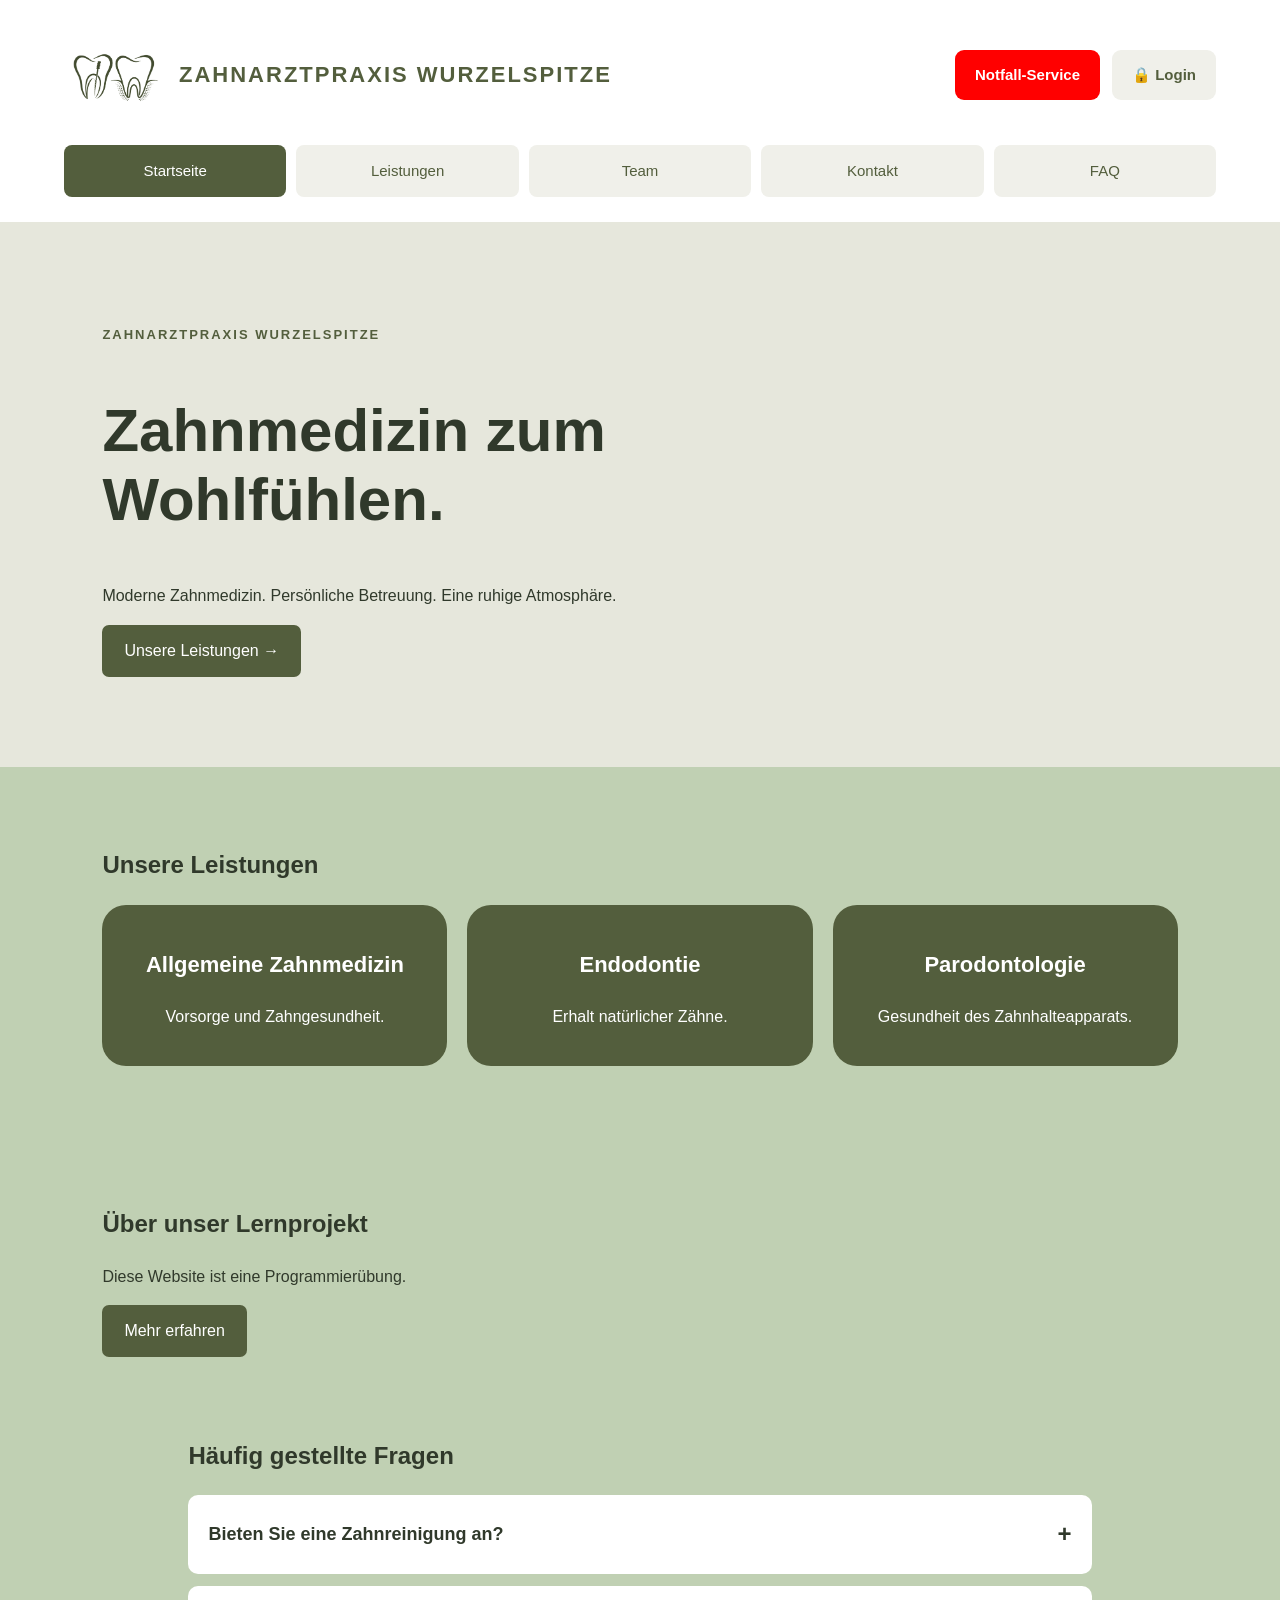
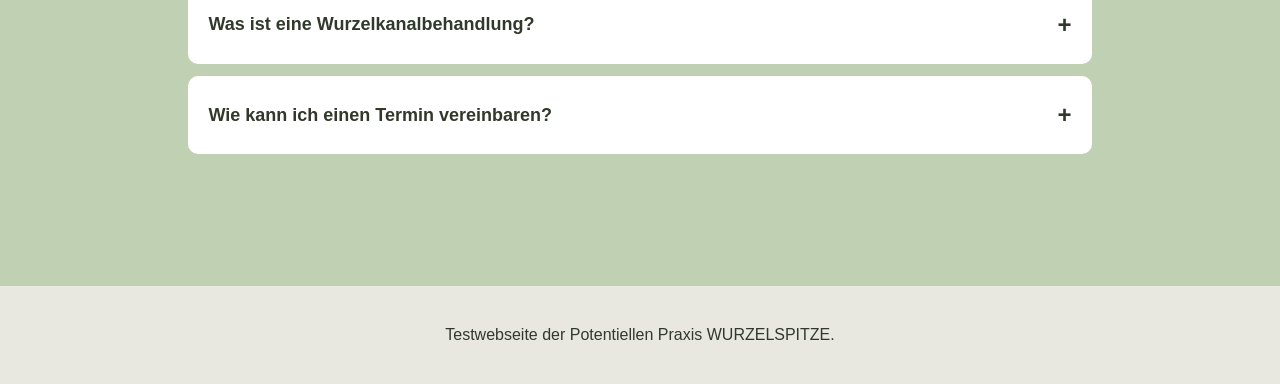
<file: index.html>
<!DOCTYPE html>
<html lang="de">
<head>
  <meta charset="UTF-8">
  <meta name="viewport"
        content="width=device-width, initial-scale=1">

  <title>Wurzelspitze – Übungswebsite</title>

  <link rel="stylesheet" href="style.css">
  <script src="script.js" defer></script>
</head>


<button id="nach-oben"
        type="button"
        aria-label="Zurück nach oben">

  <svg width="26" height="26"
       viewBox="0 0 24 24"
       fill="none"
       stroke="currentColor"
       stroke-width="3.5"
       stroke-linecap="round"
       stroke-linejoin="round"
       aria-hidden="true">

    <path d="M12 19V5" />
    <path d="M5 12l7-7 7 7" />

  </svg>

</button>


<body>
  

<header>

  <!-- ERSTE ZEILE -->
  <div class="kopf-obenzeile">

    <div class="praxis-branding">
      <a href="index.html" class="logo-bild-link">
        <img src="Bilder/logo.png"
             alt="Praxislogo"
             class="praxis-logo">
      </a>

      <div class="praxisname">
        <a class="logo" href="index.html">
          ZAHNARZTPRAXIS WURZELSPITZE
        </a>
      </div>
    </div>

    <div class="kopf-aktionen">

      <!-- NOTFALL -->
      <a class="notfall-button" href="notfall.html">
        Notfall-Service
      </a>

      <!-- LOGIN -->
      <a class="login-button" href="anmeldung.html">
        🔒 Login
      </a>

    </div>

  </div>

  <!-- SMARTPHONE MENÜBUTTON -->
  <button
    class="menu-button"
    id="menu-button"
    type="button"
    aria-label="Menü öffnen"
    aria-expanded="false"
    aria-controls="hauptmenue">
    ☰
  </button>

  <!-- ZWEITE ZEILE -->
  <nav id="hauptmenue" aria-label="Hauptnavigation">

  <a href="index.html">Startseite</a>
  <a href="leistungen.html">Leistungen</a>
  <a href="team.html">Team</a>
  <a href="kontakt.html">Kontakt</a>
  <a href="kontakt.html#faq">FAQ</a>

  <a class="login-menu" href="login.html">
    🔒 Mitarbeiter-Login
  </a>

</nav>

</header>



  <main>
    <section class="hero" id="start">
      <p class="eyebrow">ZAHNARZTPRAXIS WURZELSPITZE</p>

      <h1>Zahnmedizin zum Wohlfühlen.</h1>

      <p>
        Moderne Zahnmedizin. Persönliche Betreuung.
        Eine ruhige Atmosphäre.
      </p>

      <a class="button" href="#leistungen">
        Unsere Leistungen →
      </a>
    </section>

    <section class="bereich" id="leistungen">
      <h2>Unsere Leistungen</h2>

      <div class="karten">
        <article>
          <h3>Allgemeine Zahnmedizin</h3>
          <p>Vorsorge und Zahngesundheit.</p>
        </article>

        <article>
          <h3>Endodontie</h3>
          <p>Erhalt natürlicher Zähne.</p>
        </article>

        <article>
          <h3>Parodontologie</h3>
          <p>Gesundheit des Zahnhalteapparats.</p>
        </article>
      </div>
    </section>

    <section class="bereich" id="kontakt">
      <h2>Über unser Lernprojekt</h2>
      <p>Diese Website ist eine Programmierübung.</p>

      <button id="mehr-button"
              aria-expanded="false"
              aria-controls="mehr-text">
        Mehr erfahren
      </button>


      <p id="mehr-text" hidden>
        Diese Beispielwebsite wurte zu Trainingszecken selbst erstellt.
      </p>
<section class="bereich" id="faq">

  <h2>Häufig gestellte Fragen</h2>

  <div class="faq-item">
    <button class="faq-frage"
            type="button"
            aria-expanded="false">
      Bieten Sie eine Zahnreinigung an?
      <span>+</span>
    </button>

    <div class="faq-antwort" hidden>
      <p>
        Ja, wir bieten professionelle Zahnreinigungen
        und individuelle Prophylaxe an.
      </p>
    </div>
  </div>

  <div class="faq-item">
    <button class="faq-frage"
            type="button"
            aria-expanded="false">
      Was ist eine Wurzelkanalbehandlung?
      <span>+</span>
    </button>

    <div class="faq-antwort" hidden>
      <p>
        Eine Wurzelkanalbehandlung kann helfen,
        einen erkrankten Zahn zu erhalten.
      </p>
    </div>
  </div>

  <div class="faq-item">
    <button class="faq-frage"
            type="button"
            aria-expanded="false">
      Wie kann ich einen Termin vereinbaren?
      <span>+</span>
    </button>

    <div class="faq-antwort" hidden>
      <p>
        Informationen zur Terminvereinbarung
        werden hier später ergänzt.
      </p>
    </div>
  </div>

</section>

    </section>
  </main>

  <footer>
    <p>Testwebseite der Potentiellen Praxis WURZELSPITZE.</p>
  </footer>
</body>
</html>
</file>
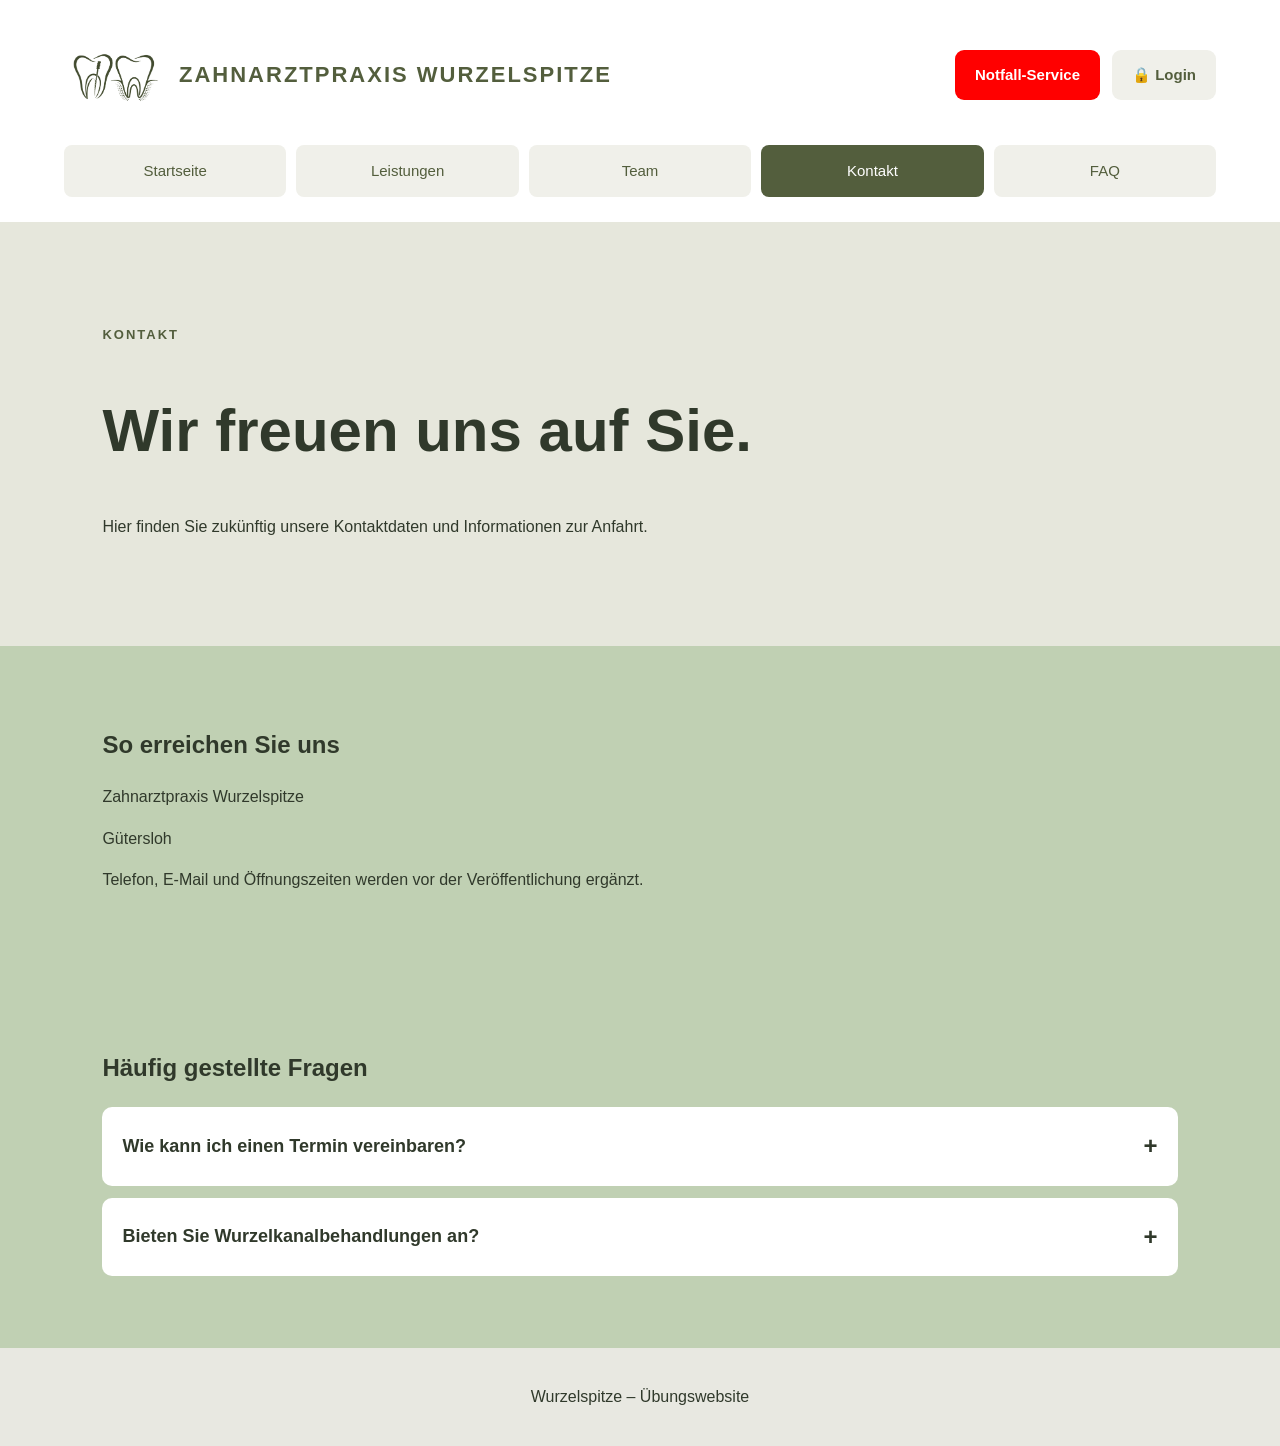
<file: kontakt.html>
<!DOCTYPE html>
<html lang="de">
<head>
  <meta charset="UTF-8">
  <meta name="viewport"
        content="width=device-width, initial-scale=1">

  <title>Kontakt | Wurzelspitze</title>

  <link rel="stylesheet" href="style.css">
  <script src="script.js" defer></script>
</head>

<body>

<header>

  <!-- ERSTE ZEILE -->
  <div class="kopf-obenzeile">

    <div class="praxis-branding">
      <a href="index.html" class="logo-bild-link">
        <img src="Bilder/logo.png"
             alt="Praxislogo"
             class="praxis-logo">
      </a>

      <div class="praxisname">
        <a class="logo" href="index.html">
          ZAHNARZTPRAXIS WURZELSPITZE
        </a>
      </div>
    </div>

    <div class="kopf-aktionen">

      <!-- NOTFALL -->
      <a class="notfall-button" href="notfall.html">
        Notfall-Service
      </a>

      <!-- LOGIN -->
      <a class="login-button" href="login.html">
        🔒 Login
      </a>

    </div>

  </div>

  <!-- SMARTPHONE MENÜBUTTON -->
  <button
    class="menu-button"
    id="menu-button"
    type="button"
    aria-label="Menü öffnen"
    aria-expanded="false"
    aria-controls="hauptmenue">
    ☰
  </button>

   <!-- ZWEITE ZEILE -->
  
 <nav id="hauptmenue" aria-label="Hauptnavigation">

  <a href="index.html">Startseite</a>
  <a href="leistungen.html">Leistungen</a>
  <a href="team.html">Team</a>
  <a href="kontakt.html">Kontakt</a>
  <a href="kontakt.html#faq">FAQ</a>

  <a class="login-menu" href="login.html">
    🔒 Mitarbeiter-Login
  </a>

</nav>

</header>

 
<main>

  <section class="hero">
    <p class="eyebrow">KONTAKT</p>
    <h1>Wir freuen uns auf Sie.</h1>
    <p>
      Hier finden Sie zukünftig unsere
      Kontaktdaten und Informationen zur Anfahrt.
    </p>
  </section>

  <section class="bereich">
    <h2>So erreichen Sie uns</h2>

    <p>Zahnarztpraxis Wurzelspitze</p>
    <p>Gütersloh</p>

    <p>
      Telefon, E-Mail und Öffnungszeiten
      werden vor der Veröffentlichung ergänzt.
    </p>
  </section>

  <section class="bereich" id="faq">
    <h2>Häufig gestellte Fragen</h2>

    <div class="faq-item">
      <button class="faq-frage"
              type="button"
              aria-expanded="false">
        Wie kann ich einen Termin vereinbaren?
        <span>+</span>
      </button>

      <div class="faq-antwort" hidden>
        <p>
          Informationen zur Terminvereinbarung
          werden hier später ergänzt.
        </p>
      </div>
    </div>

    <div class="faq-item">
      <button class="faq-frage"
              type="button"
              aria-expanded="false">
        Bieten Sie Wurzelkanalbehandlungen an?
        <span>+</span>
      </button>

      <div class="faq-antwort" hidden>
        <p>
          Die Endodontie ist einer der
          geplanten Praxisschwerpunkte.
        </p>
      </div>
    </div>

  </section>

</main>


  <footer>
    <p>Wurzelspitze – Übungswebsite</p>
  </footer>

  <button id="nach-oben"
          type="button"
          aria-label="Zurück nach oben">
    <svg width="26" height="26"
         viewBox="0 0 24 24"
         fill="none"
         stroke="currentColor"
         stroke-width="3.5"
         stroke-linecap="round"
         stroke-linejoin="round"
         aria-hidden="true">
      <path d="M12 19V5"/>
      <path d="M5 12l7-7 7 7"/>
    </svg>
  </button>

</body>
</html>
</file>
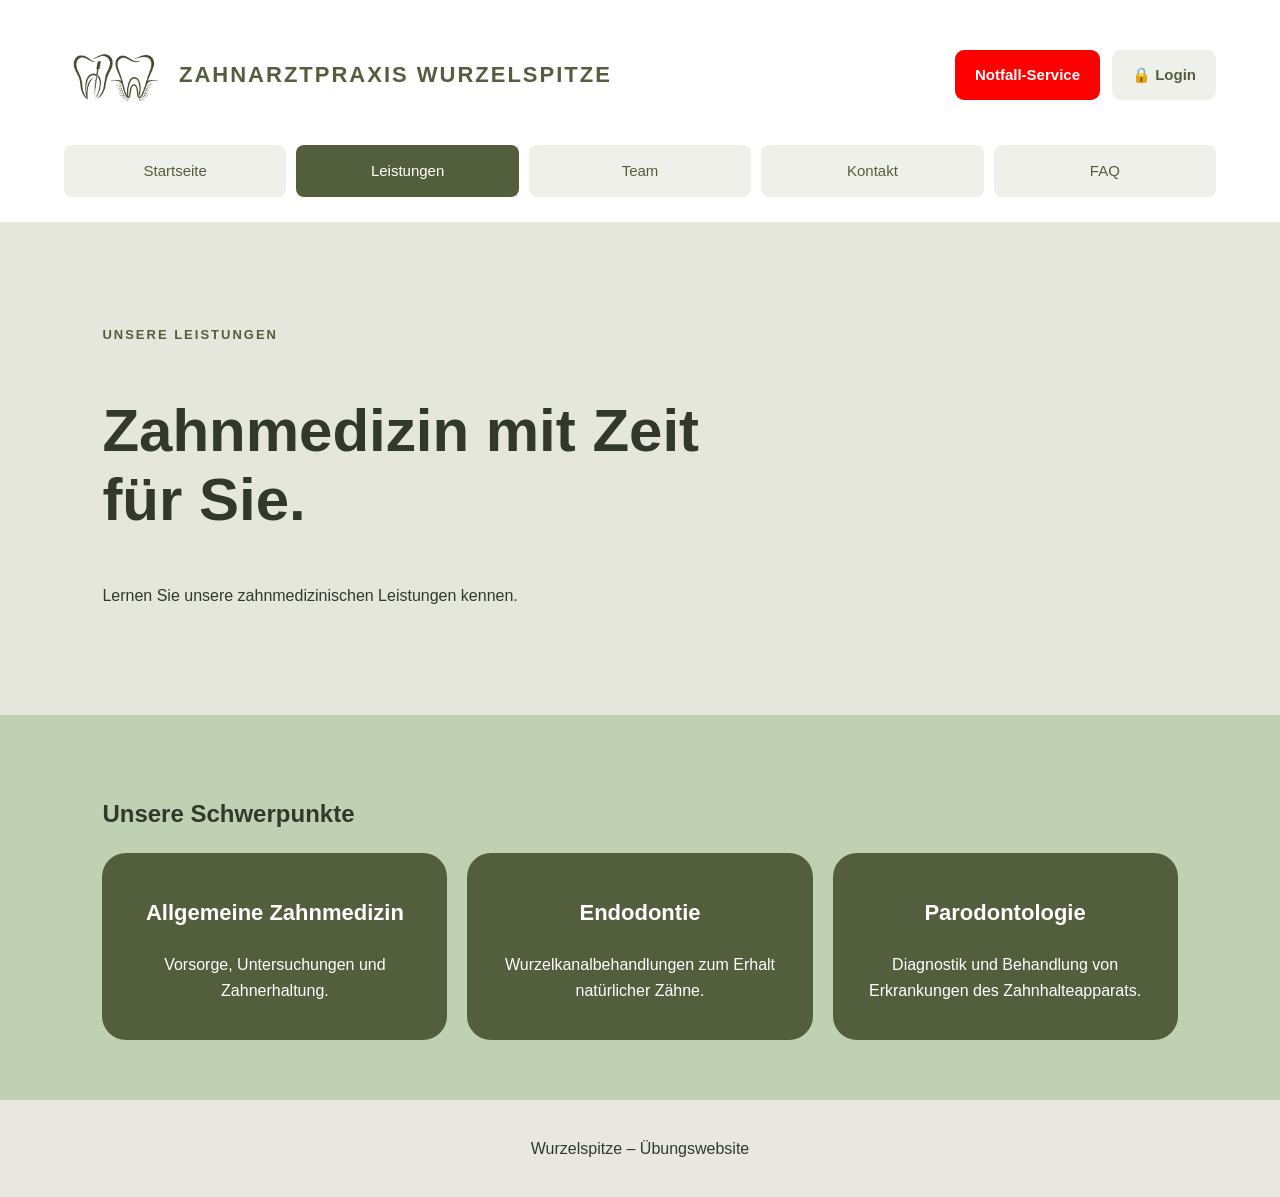
<file: leistungen.html>
<!DOCTYPE html>
<html lang="de">
<head>
  <meta charset="UTF-8">
  <meta name="viewport"
        content="width=device-width, initial-scale=1">

  <title>Leistungen | Wurzelspitze</title>

  <link rel="stylesheet" href="style.css">
  <script src="script.js" defer></script>
</head>

<body>

<header>

  <!-- ERSTE ZEILE -->
  <div class="kopf-obenzeile">

    <div class="praxis-branding">
      <a href="index.html" class="logo-bild-link">
        <img src="Bilder/logo.png"
             alt="Praxislogo"
             class="praxis-logo">
      </a>

      <div class="praxisname">
        <a class="logo" href="index.html">
          ZAHNARZTPRAXIS WURZELSPITZE
        </a>
      </div>
    </div>

    <div class="kopf-aktionen">

      <!-- NOTFALL -->
      <a class="notfall-button" href="notfall.html">
        Notfall-Service
      </a>

      <!-- LOGIN -->
      <a class="login-button" href="login.html">
        🔒 Login
      </a>

    </div>

  </div>

  <!-- SMARTPHONE MENÜBUTTON -->
  <button
    class="menu-button"
    id="menu-button"
    type="button"
    aria-label="Menü öffnen"
    aria-expanded="false"
    aria-controls="hauptmenue">
    ☰
  </button>

    <!-- ZWEITE ZEILE -->
  <nav id="hauptmenue" aria-label="Hauptnavigation">

  <a href="index.html">Startseite</a>
  <a href="leistungen.html">Leistungen</a>
  <a href="team.html">Team</a>
  <a href="kontakt.html">Kontakt</a>
  <a href="kontakt.html#faq">FAQ</a>

  <a class="login-menu" href="login.html">
    🔒 Mitarbeiter-Login
  </a>

</nav>

</header>

  <main>

    <section class="hero">
      <p class="eyebrow">UNSERE LEISTUNGEN</p>
      <h1>Zahnmedizin mit Zeit für Sie.</h1>
      <p>
        Lernen Sie unsere zahnmedizinischen
        Leistungen kennen.
      </p>
    </section>

    <section class="bereich">
      <h2>Unsere Schwerpunkte</h2>

      <div class="karten">
        <article>
          <h3>Allgemeine Zahnmedizin</h3>
          <p>
            Vorsorge, Untersuchungen und
            Zahnerhaltung.
          </p>
        </article>

        <article>
          <h3>Endodontie</h3>
          <p>
            Wurzelkanalbehandlungen zum
            Erhalt natürlicher Zähne.
          </p>
        </article>

        <article>
          <h3>Parodontologie</h3>
          <p>
            Diagnostik und Behandlung von
            Erkrankungen des Zahnhalteapparats.
          </p>
        </article>
      </div>
    </section>

  </main>

  <footer>
    <p>Wurzelspitze – Übungswebsite</p>
  </footer>

  <button id="nach-oben"
          type="button"
          aria-label="Zurück nach oben">
    <svg width="26" height="26"
         viewBox="0 0 24 24"
         fill="none"
         stroke="currentColor"
         stroke-width="3.5"
         stroke-linecap="round"
         stroke-linejoin="round"
         aria-hidden="true">
      <path d="M12 19V5"/>
      <path d="M5 12l7-7 7 7"/>
    </svg>
  </button>

</body>
</html>
</file>
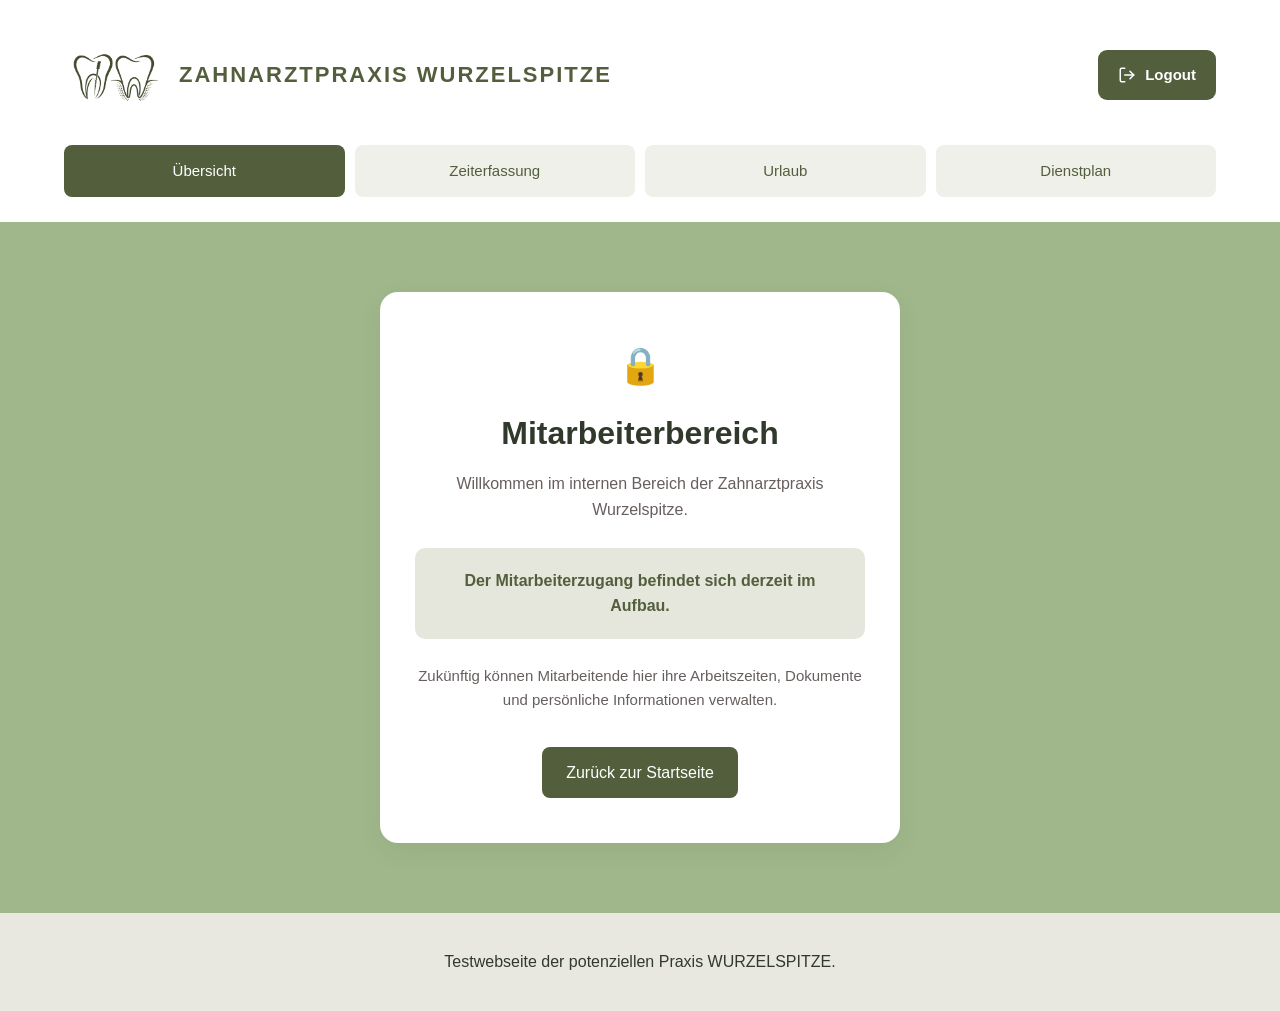
<file: login.html>
<!DOCTYPE html>
<html lang="de">

<head>
  <meta charset="UTF-8">
  <meta name="viewport"
        content="width=device-width, initial-scale=1">

  <title>Mitarbeiterbereich | Wurzelspitze</title>

  <link rel="stylesheet" href="style.css">
  <script src="script.js" defer></script>
</head>

<body>

<header>

  <!-- ERSTE ZEILE -->
  <div class="kopf-obenzeile">

    <div class="praxis-branding">
      <a href="index.html" class="logo-bild-link">
        <img src="Bilder/logo.png"
             alt="Praxislogo"
             class="praxis-logo">
      </a>

      <div class="praxisname">
        <a class="logo" href="index.html">
          ZAHNARZTPRAXIS WURZELSPITZE
        </a>
      </div>
    </div>

    <div class="kopf-aktionen">

      
<a class="logout-button" href="index.html">
  <svg width="18" height="18"
       viewBox="0 0 24 24"
       fill="none"
       stroke="currentColor"
       stroke-width="2"
       stroke-linecap="round"
       stroke-linejoin="round"
       aria-hidden="true">
    <path d="M9 21H5a2 2 0 0 1-2-2V5
             a2 2 0 0 1 2-2h4"/>
    <path d="M16 17l5-5-5-5"/>
    <path d="M21 12H9"/>
  </svg>

  <span>Logout</span>
</a>

    </div>

  </div>

  <!-- SMARTPHONE MENÜBUTTON -->
  <button
    class="menu-button"
    id="menu-button"
    type="button"
    aria-label="Menü öffnen"
    aria-expanded="false"
    aria-controls="hauptmenue">
    ☰
  </button>

  <!-- ZWEITE ZEILE -->
  
<!-- NAVIGATION MITARBEITERBEREICH -->

<nav id="hauptmenue" aria-label="Mitarbeiternavigation">

  <a href="login.html" aria-current="page">
    Übersicht
  </a>

  <a href="zeiterfassung.html">
    Zeiterfassung
  </a>

  <a href="urlaub.html">
    Urlaub
  </a>

  <a href="dienstplan.html">
    Dienstplan
  </a>

  </a>

</nav>


</header>


<!-- MITARBEITERBEREICH -->
<main class="mitarbeiter-seite">

  <section class="login-bereich">

    <div class="login-karte">

      <div class="login-symbol">🔒</div>

      <h1>Mitarbeiterbereich</h1>

      <p>
        Willkommen im internen Bereich
        der Zahnarztpraxis Wurzelspitze.
      </p>

      <div class="login-hinweis">
        Der Mitarbeiterzugang befindet
        sich derzeit im Aufbau.
      </div>

      <p class="login-info">
        Zukünftig können Mitarbeitende hier
        ihre Arbeitszeiten, Dokumente und
        persönliche Informationen verwalten.
      </p>

      <a href="index.html" class="login-zurueck">
        Zurück zur Startseite
      </a>

    </div>

  </section>

</main>


<!-- FOOTER -->
<footer>
  <p>
    Testwebseite der potenziellen Praxis WURZELSPITZE.
  </p>
</footer>

</body>
</html>
</file>
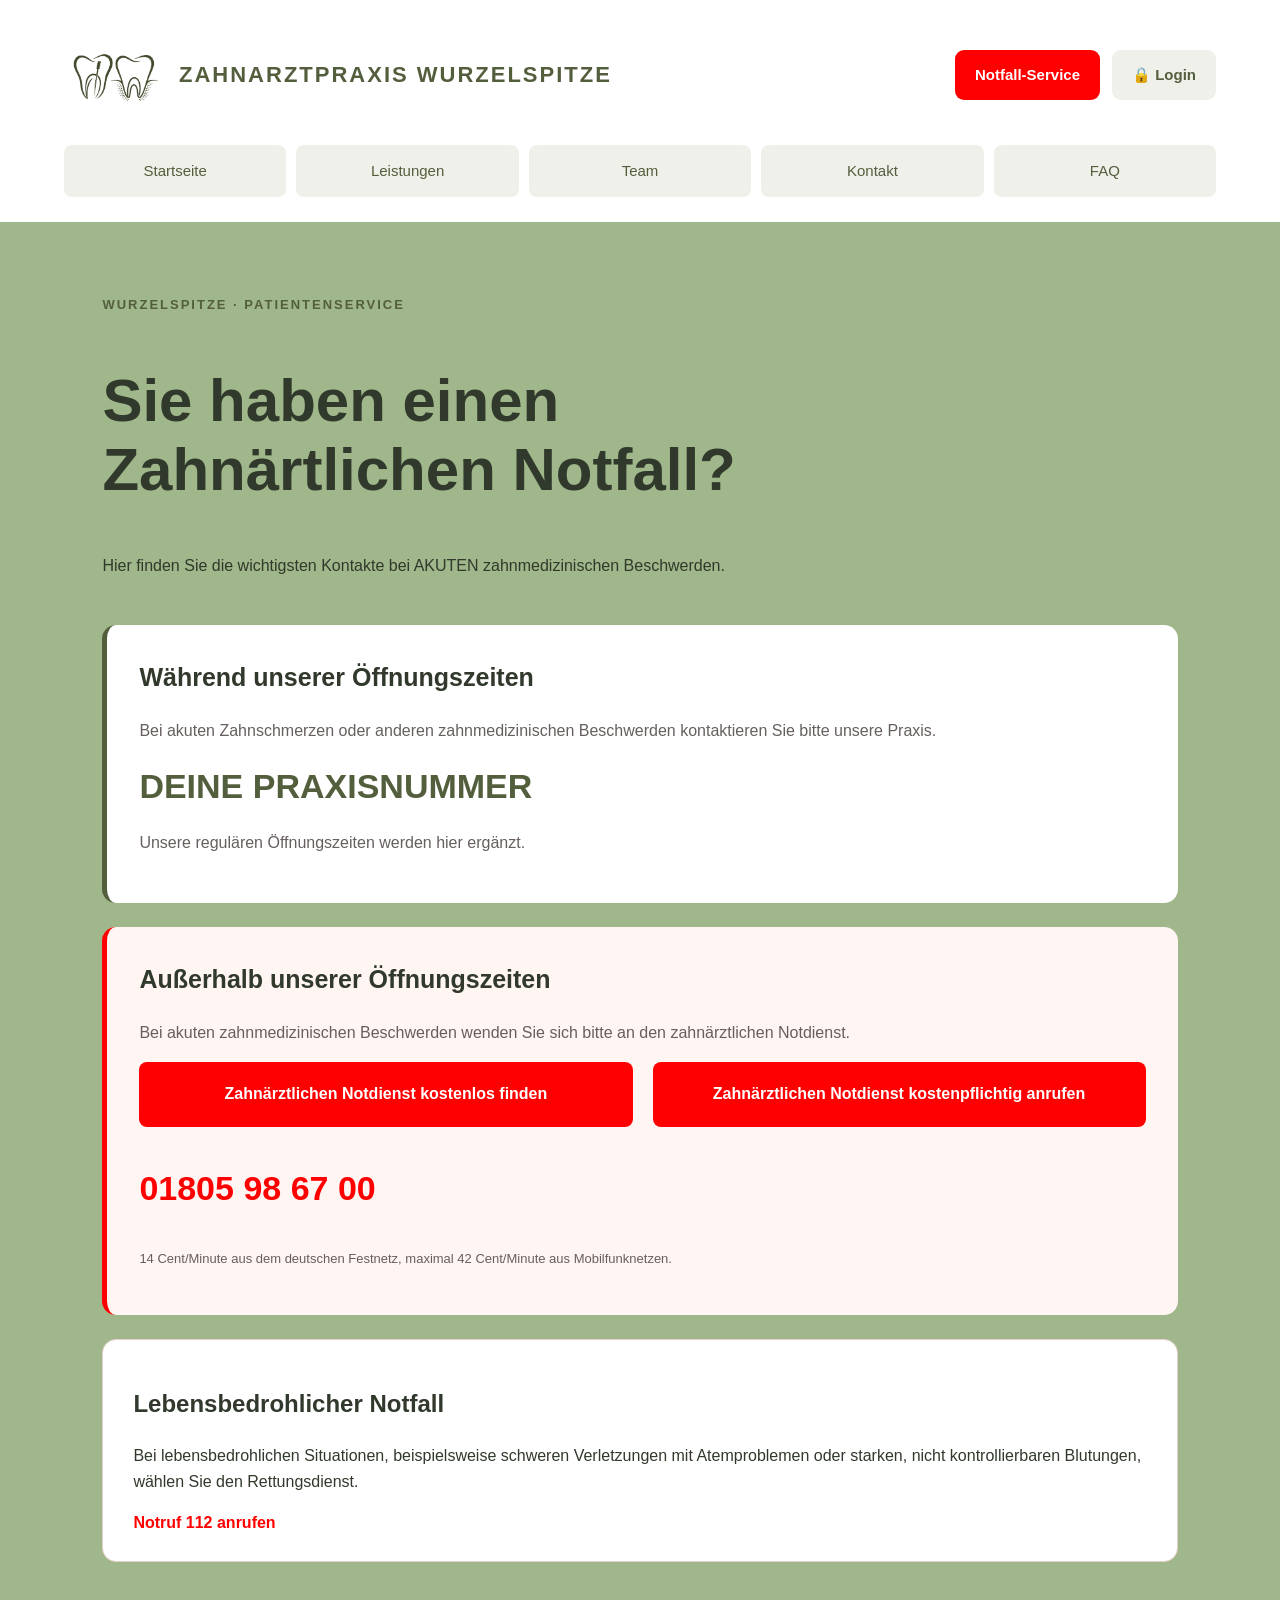
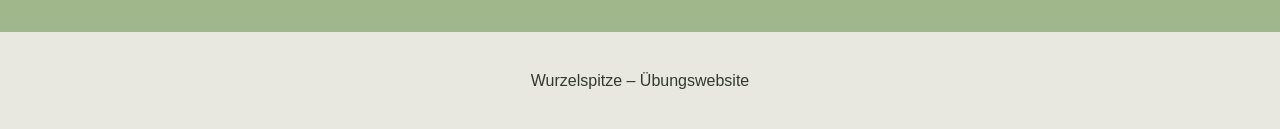
<file: notfall.html>
<!DOCTYPE html>
<html lang="de">
<head>
  <meta charset="UTF-8">
  <meta name="viewport"
        content="width=device-width, initial-scale=1">

  <title>Notfall-Service | Wurzelspitze</title>

  <link rel="stylesheet" href="style.css">
  <script src="script.js" defer></script>
</head>

<body>

<header>

  <!-- ERSTE ZEILE -->
  <div class="kopf-obenzeile">

    <div class="praxis-branding">
      <a href="index.html" class="logo-bild-link">
        <img src="Bilder/logo.png"
             alt="Praxislogo"
             class="praxis-logo">
      </a>

      <div class="praxisname">
        <a class="logo" href="index.html">
          ZAHNARZTPRAXIS WURZELSPITZE
        </a>
      </div>
    </div>

    <div class="kopf-aktionen">

      <!-- NOTFALL -->
      <a class="notfall-button" href="notfall.html">
        Notfall-Service
      </a>

      <!-- LOGIN -->
      <a class="login-button" href="login.html">
        🔒 Login
      </a>

    </div>

  </div>

  <!-- SMARTPHONE MENÜBUTTON -->
  <button
    class="menu-button"
    id="menu-button"
    type="button"
    aria-label="Menü öffnen"
    aria-expanded="false"
    aria-controls="hauptmenue">
    ☰
  </button>

   <!-- ZWEITE ZEILE -->
  <nav id="hauptmenue" aria-label="Hauptnavigation">

  <a href="index.html">Startseite</a>
  <a href="leistungen.html">Leistungen</a>
  <a href="team.html">Team</a>
  <a href="kontakt.html">Kontakt</a>
  <a href="kontakt.html#faq">FAQ</a>

  <a class="login-menu" href="login.html">
    🔒 Mitarbeiter-Login
  </a>

</nav>

</header>

 
<main class="notfall-seite">

  <section class="notfall-einleitung">

    <p class="eyebrow">WURZELSPITZE · PATIENTENSERVICE</p>

    <h1>Sie haben einen Zahnärtlichen Notfall?</h1>

    <p>
      Hier finden Sie die wichtigsten Kontakte
      bei AKUTEN zahnmedizinischen Beschwerden.
    </p>

  </section>


  <section class="notfall-inhalt">

    <!-- WÄHREND DER ÖFFNUNGSZEITEN -->

    <article class="notfall-karte praxis-kontakt">

      <h2>Während unserer Öffnungszeiten</h2>

      
<p>
  Bei akuten Zahnschmerzen oder anderen
  zahnmedizinischen Beschwerden kontaktieren
  Sie bitte unsere Praxis.
</p>

<a class="notfall-nummer praxis-nummer"
   href="tel:DEINE_NUMMER">
  DEINE PRAXISNUMMER
</a>



      <p>
        Unsere regulären Öffnungszeiten
        werden hier ergänzt.
      </p>

    </article>


    <!-- AUSSERHALB DER ÖFFNUNGSZEITEN -->

    <article class="notfall-karte bereitschaft">

      <h2>Außerhalb unserer Öffnungszeiten</h2>

      <p>
        Bei akuten zahnmedizinischen Beschwerden
        wenden Sie sich bitte an den
        zahnärztlichen Notdienst.
      </p>


<!-- Beide Notdienst-Buttons -->

<div class="notdienst-buttons">

  <a class="notfall-anrufen notdienst-link"
     href="https://zahnaerzte-wl.de/notdienstsuche?q=Gütersloh">
    Zahnärztlichen Notdienst kostenlos finden
  </a>

  <a class="notfall-anrufen notdienst-link"
     href="tel:01805986700">
    Zahnärztlichen Notdienst kostenpflichtig anrufen
  </a>

</div>


      <p class="notfall-nummer">
        01805 98 67 00
      </p>

      <p class="notfall-hinweis">
        14 Cent/Minute aus dem deutschen Festnetz,
        maximal 42 Cent/Minute aus Mobilfunknetzen.
      </p>

      
    </article>


    <!-- LEBENSBEDROHLICHER NOTFALL -->

    <section class="notfall-wichtig">

      <h2>Lebensbedrohlicher Notfall</h2>

      <p>
        Bei lebensbedrohlichen Situationen,
        beispielsweise schweren Verletzungen
        mit Atemproblemen oder starken,
        nicht kontrollierbaren Blutungen,
        wählen Sie den Rettungsdienst.
      </p>

      <a href="tel:112">Notruf 112 anrufen</a>

    </section>

  </section>

</main>


  <footer>
    <p>Wurzelspitze – Übungswebsite</p>
  </footer>

  <button id="nach-oben"
          type="button"
          aria-label="Zurück nach oben">
    <svg width="26" height="26"
         viewBox="0 0 24 24"
         fill="none"
         stroke="currentColor"
         stroke-width="3.5"
         stroke-linecap="round"
         stroke-linejoin="round"
         aria-hidden="true">
      <path d="M12 19V5"/>
      <path d="M5 12l7-7 7 7"/>
    </svg>
  </button>

</body>
</html>
</file>
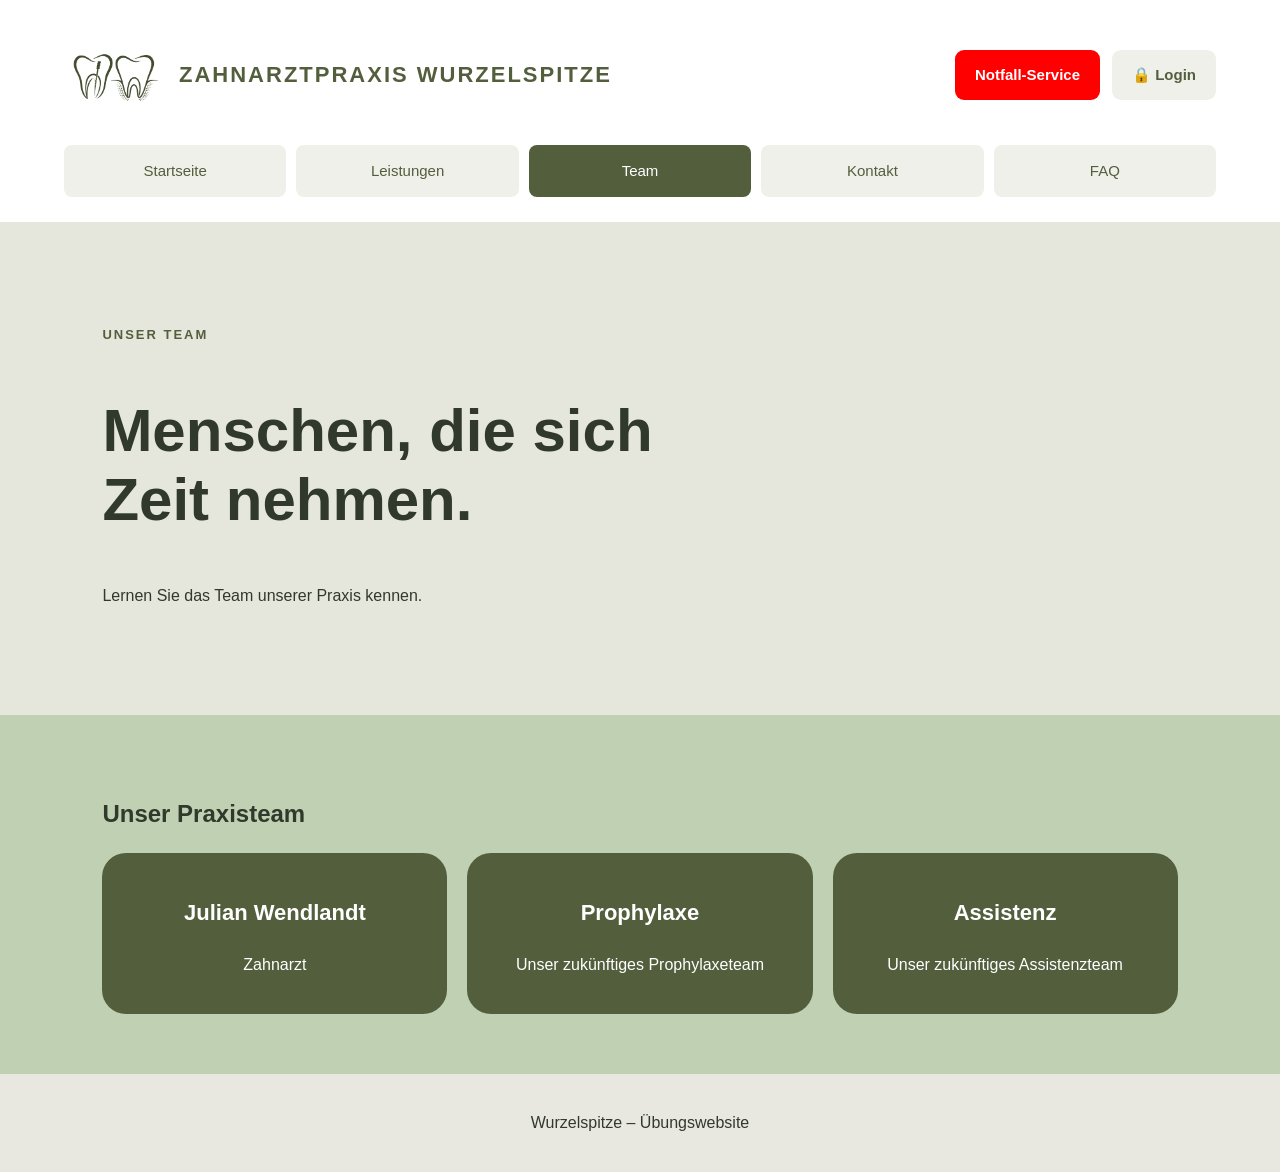
<file: team.html>
<!DOCTYPE html>
<html lang="de">
<head>
  <meta charset="UTF-8">
  <meta name="viewport"
        content="width=device-width, initial-scale=1">

  <title>Team | Wurzelspitze</title>

  <link rel="stylesheet" href="style.css">
  <script src="script.js" defer></script>
</head>

<body>

<header>

  <!-- ERSTE ZEILE -->
  <div class="kopf-obenzeile">

    <div class="praxis-branding">
      <a href="index.html" class="logo-bild-link">
        <img src="Bilder/logo.png"
             alt="Praxislogo"
             class="praxis-logo">
      </a>

      <div class="praxisname">
        <a class="logo" href="index.html">
          ZAHNARZTPRAXIS WURZELSPITZE
        </a>
      </div>
    </div>

    <div class="kopf-aktionen">

      <!-- NOTFALL -->
      <a class="notfall-button" href="notfall.html">
        Notfall-Service
      </a>

      <!-- LOGIN -->
      <a class="login-button" href="login.html">
        🔒 Login
      </a>

    </div>

  </div>

  <!-- SMARTPHONE MENÜBUTTON -->
  <button
    class="menu-button"
    id="menu-button"
    type="button"
    aria-label="Menü öffnen"
    aria-expanded="false"
    aria-controls="hauptmenue">
    ☰
  </button>

  <!-- ZWEITE ZEILE -->
  <nav id="hauptmenue" aria-label="Hauptnavigation">

  <a href="index.html">Startseite</a>
  <a href="leistungen.html">Leistungen</a>
  <a href="team.html">Team</a>
  <a href="kontakt.html">Kontakt</a>
  <a href="kontakt.html#faq">FAQ</a>

  <a class="login-menu" href="login.html">
    🔒 Mitarbeiter-Login
  </a>

</nav>

</header>

<main>

  <section class="hero">
    <p class="eyebrow">UNSER TEAM</p>
    <h1>Menschen, die sich Zeit nehmen.</h1>
    <p>
      Lernen Sie das Team unserer Praxis kennen.
    </p>
  </section>

  <section class="bereich">
    <h2>Unser Praxisteam</h2>

    <div class="karten">

      <article>
        <h3>Julian Wendlandt</h3>
        <p>Zahnarzt</p>
      </article>

      <article>
        <h3>Prophylaxe</h3>
        <p>Unser zukünftiges Prophylaxeteam</p>
      </article>

      <article>
        <h3>Assistenz</h3>
        <p>Unser zukünftiges Assistenzteam</p>
      </article>

    </div>
  </section>

</main>


  <footer>
    <p>Wurzelspitze – Übungswebsite</p>
  </footer>

  <button id="nach-oben"
          type="button"
          aria-label="Zurück nach oben">
    <svg width="26" height="26"
         viewBox="0 0 24 24"
         fill="none"
         stroke="currentColor"
         stroke-width="3.5"
         stroke-linecap="round"
         stroke-linejoin="round"
         aria-hidden="true">
      <path d="M12 19V5"/>
      <path d="M5 12l7-7 7 7"/>
    </svg>
  </button>

</body>
</html>
</file>
<file: style.css>
:root {
  --gruen: #535e3d;
  --sand: #789a5b76;
  --text: #30392b;
}

* {
  box-sizing: border-box;
}

html {
  scroll-behavior: smooth;
}

body {
  margin: 0;
  font-family: Trebuchet MS, sans-serif;
  color: var(--text);
  background: var(--sand);
  line-height: 1.6;
}

header {
  display: flex;
  justify-content: space-between;
  align-items: center;
  padding: 24px 8%;
  background: white;
}

.logo {
  font-weight: bold;
  letter-spacing: 2px;
}

nav {
  display: flex;
  gap: 20px;
}

a {
  color: var(--gruen);
  text-decoration: none;
}

.hero {
  background: #e6e7dc;
  padding: 90px 8%;
}

.eyebrow {
  color: var(--gruen);
  font-size: 13px;
  letter-spacing: 2px;
  font-weight: bold;
}

h1 {
  font-size: clamp(32px, 5vw, 60px);
  line-height: 1.15;
  max-width: 650px;
}

.button, button {
  display: inline-block;
  background: var(--gruen);
  color: white;
  padding: 13px 22px;
  border: none;
  border-radius: 7px;
  cursor: pointer;
  font: inherit;
}

.bereich {
  padding: 60px 8%;
}

.karten {
  display: grid;
  grid-template-columns: repeat(3, 1fr);
  gap: 20px;
}

article {
  background: #535e3d;
  color: white;
  padding: 20px;
  border-radius: 24px;
  text-align: center;
}

/* Ãœberschrift in den Karten */
article h3 {
  color: white;
  font-size: 22px;
}

/* Beschreibungstext in den Karten */
article p {
  color: white;
  font-size: 16px;
}


button:hover, .button:hover {
  background: #35402b;
}

footer {
  background: #e8e8e1;
  padding: 20px;
  text-align: center;
}

@media (max-width: 650px) {
  header {
    flex-direction: column;
    gap: 14px;
  }

  .hero {
    padding: 50px 8%;
  }

  .karten {
    grid-template-columns: 1fr;
  }
}

/* TABLET */
/* Gilt bis zu einer Bildschirmbreite von 1024px */

@media (max-width: 1024px) {

  .karten {
    grid-template-columns: repeat(1, 1fr);
  }

  .hero {
    padding: 70px 6%;
  }

  .bereich {
    padding: 50px 6%;
  }
}


/* SMARTPHONE */
/* Gilt bis zu einer Bildschirmbreite von 650px */

@media (max-width: 650px) {

  header {
    flex-direction: column;
    gap: 14px;
    padding: 20px 5%;
  }

  nav {
    flex-wrap: wrap;
    justify-content: center;
  }

  .hero {
    padding: 50px 6%;
  }

  .karten {
    grid-template-columns: 1fr;
  }

  .bereich {
    padding: 35px 6%;
  }

  .button,
  button {
    max-width: 100%;
  }
}

/* SMARTPHONE-MENÃœ */

/* Auf groÃŸen Bildschirmen verstecken */
.menu-button {
  display: none;
}

/* FÃ¼r Smartphones bis 650px Breite */
@media (max-width: 650px) {

  header {
    flex-direction: row;
    flex-wrap: wrap;
    justify-content: space-between;
    align-items: center;
  }

  .menu-button {
    display: block;
    background: var(--gruen);
    color: white;
    font-size: 26px;
    padding: 5px 14px;
    border: none;
    border-radius: 8px;
    cursor: pointer;
  }

  nav {
    display: none;
    width: 100%;
    flex-direction: column;
    background: #e6e7dc;
    padding: 15px;
    border-radius: 8px;
    gap: 15px;
  }

  nav.offen {
    display: flex;
  }
}

/* FAQ-BEREICH */

.faq-item {
  background: white;
  border-radius: 10px;
  margin-bottom: 12px;
  overflow: hidden;
}

.faq-frage {
  display: flex;
  justify-content: space-between;
  align-items: center;
  width: 100%;

  background: white;
  color: var(--text);

  padding: 20px;
  border: none;
  border-radius: 0;

  font-size: 18px;
  font-weight: bold;
  text-align: left;
  cursor: pointer;
}

.faq-frage:hover {
  background: #e6e7dc;
}

.faq-frage span {
  font-size: 24px;
  margin-left: 15px;
}

.faq-antwort {
  padding: 0 20px 20px;
  color: var(--text);
}

.faq-antwort p {
  margin: 0;
}

.faq-antwort[hidden] {
  display: none;
}


/* Nach-oben-Button â€“ bereinigte Version */
#nach-oben {
  position: fixed;
  bottom: 25px;
  right: 25px;
  width: 50px;
  height: 50px;
  display: grid;
  place-items: center;
  padding: 0;
  border: none;
  border-radius: 50%;
  color: white;
  background: rgba(83, 94, 61, 0.4);
  font-size: 30px;
  line-height: 1;
  cursor: pointer;
  z-index: 100;
  opacity: 0;
  visibility: hidden;
  pointer-events: none;
  transition: opacity 0.3s, visibility 0.3s, background-color 0.2s;
}

#nach-oben.sichtbar {
  opacity: 1;
  visibility: visible;
  pointer-events: auto;
}

#nach-oben svg {
  display: block;
  width: 26px;
  height: 26px;
}

/* NEUE KOPFZEILE */

/* Praxisname links */
.praxisname {
  display: flex;
  flex-direction: column;
  gap: 3px;
}

.praxisname .logo {
  font-size: 22px;
  font-weight: bold;
  letter-spacing: 2px;
}

.praxisname span {
  font-size: 12px;
  color: #686e60;
}

/* Navigation als Kacheln */
header nav {
  display: flex;
  gap: 8px;
}

header nav a {
  display: inline-block;
  padding: 12px 18px;

  background: #f0f0ea;
  color: var(--gruen);

  border-radius: 8px;
  font-size: 15px;
  font-weight: 500;
  text-decoration: none;

  transition: background 0.3s, color 0.3s;
}

/* Wenn die Maus Ã¼ber einer Kachel ist */
header nav a:hover {
  background: #dfe4d8;
}

/* Aktuell geÃ¶ffnete Seite */
header nav a[aria-current="page"] {
  background: var(--gruen);
  color: white;
}

/* Smartphone-Ansicht */
@media (max-width: 650px) {

  .praxisname .logo {
    font-size: 18px;
  }

  .praxisname span {
    font-size: 10px;
  }

  header nav {
    display: none;
    width: 100%;
    flex-direction: column;
  }

  header nav.offen {
    display: flex;
  }

  header nav a {
    width: 100%;
  }
}

/* ZWEIZEILIGE KOPFZEILE â€“ DESKTOP */

@media (min-width: 651px) {

  header {
    display: flex;
    flex-direction: column;
    align-items: stretch;
    gap: 22px;
    padding: 25px 5%;
  }

  /* Praxisname in der ersten Zeile */
  .praxisname {
    width: 100%;
    align-items: flex-start;
  }

  /* MenÃ¼ Ã¼ber gesamte Breite */
  header nav {
    display: grid;
    grid-template-columns: repeat(5, minmax(0, 1fr));
    gap: 10px;
    width: 100%;
  }

  /* Alle MenÃ¼kacheln gleich groÃŸ */
  header nav a {
    display: flex;
    align-items: center;
    justify-content: center;

    min-width: 0;
    padding: 14px 8px;
    text-align: center;
    border-radius: 8px;
  }
}

/* NOTFALL-BUTTON IN DER KOPFZEILE */

.kopf-obenzeile {
  grid-column: 1 / -1;
  display: flex;
  align-items: center;
  justify-content: space-between;
  gap: 20px;
  width: 100%;
}

.notfall-button {
  display: inline-flex;
  align-items: center;
  justify-content: center;
  gap: 10px;

  background: #ff0000;
  color: white;

  padding: 13px 20px;
  border-radius: 9px;

  font-size: 15px;
  font-weight: 600;
  text-decoration: none;
  white-space: nowrap;

  transition: background-color 0.3s;
}

.notfall-button:hover {
  background: #ff0000;
  color: white;
}

.notfall-button svg {
  flex-shrink: 0;
}

/* DESKTOP UND TABLET */

@media (min-width: 651px) {

  header {
    display: grid;
    grid-template-columns: 1fr;
    gap: 20px;
  }

  header nav {
    grid-column: 1;
    grid-row: 2;

    display: grid;
    grid-template-columns: repeat(5, minmax(0, 1fr));

    gap: 10px;
    width: 100%;
  }
}

/* SMARTPHONE */

@media (max-width: 650px) {

  header {
    display: grid;
    grid-template-columns: 1fr auto;
    align-items: center;
    gap: 12px;
  }

  .kopf-obenzeile {
    grid-column: 1 / -1;
    grid-row: 1;
    gap: 10px;
  }

  .notfall-button {
    padding: 10px;
    font-size: 12px;
    gap: 6px;
  }

  .notfall-button svg {
    width: 18px;
    height: 18px;
  }

  .menu-button {
    grid-column: 2;
    grid-row: 2;
    justify-self: end;
  }

  header nav {
    grid-column: 1 / -1;
    grid-row: 3;
  }
}

/* NOTFALL-SEITE */

.notfall-seite {
  background: var(--sand);
}

.notfall-einleitung {
  padding: 60px 8% 30px;
}

.notfall-inhalt {
  padding: 0 8% 70px;
  display: grid;
  gap: 24px;
}

.notfall-karte {
  display: block;
  text-align: left;
  background: white;
  padding: 32px;
  border-radius: 14px;
  color: var(--text);
}

.notfall-karte h2 {
  font-size: 25px;
  margin-top: 0;
}

.praxis-kontakt {
  border-left: 5px solid var(--gruen);
}

.bereitschaft {
  background: #fff5f3;
  border-left: 5px solid #ff0000;
}

.notfall-nummer {
  font-size: clamp(22px, 3vw, 34px);
  font-weight: bold;
  color: var(--gruen);
}

.bereitschaft .notfall-nummer {
  color: #ff0000;
}

.notfall-anrufen {
  display: inline-block;
  padding: 15px 20px;
  background: #ff0000;
  color: white;
  border-radius: 8px;
  text-decoration: none;
  font-weight: bold;
}

.notfall-anrufen:hover {
  background: #ff0000;
  color: white;
}

.notfall-hinweis {
  font-size: 13px;
  color: #665F5D;
}

.notfall-wichtig {
  padding: 25px 30px;
  background: white;
  border-radius: 14px;
  border: 1px solid #e6d0cd;
}

.notfall-wichtig a {
  color: #ff0000;
  font-weight: bold;
}

@media (max-width: 650px) {
  .notfall-einleitung {
    padding: 40px 6% 25px;
  }

  .notfall-inhalt {
    padding: 0 6% 50px;
  }

  .notfall-karte {
    padding: 24px;
  }
}

/* Textfarbe im Notdienst-Kasten */

.bereitschaft p {
  color: #665F5D;
}

/* Telefonnummer bleibt rot */

.bereitschaft .notfall-nummer {
  color: #ff0000;
}

.notfall-karte.bereitschaft p:not(.notfall-nummer) {
  color: #665F5D;
}

/* Textfarbe in der Karte Ã–ffnungszeiten */

.praxis-kontakt p {
  color: #665F5D;
}

/* Praxis-Telefonnummer bleibt olivgrÃ¼n */

.praxis-kontakt .notfall-nummer {
  color: #535E3D;
}


/* Anordnung der beiden Notdienst-Buttons */

.notdienst-buttons {
  display: grid;
  grid-template-columns: repeat(2, minmax(0, 1fr));
  gap: 20px;
  width: 100%;
}

/* Beide Buttons immer gleich gestalten */

.notdienst-buttons .notfall-anrufen,
.bereitschaft .notdienst-buttons .notfall-anrufen {
  display: flex;
  align-items: center;
  justify-content: center;

  width: 100%;
  min-width: 0;
  min-height: 65px;

  padding: 15px;
  margin: 0;
  box-sizing: border-box;
  text-align: center;
  white-space: normal;
}

/* Wenn der Platz zu klein wird:
   sofort beide Buttons untereinander */

@media (max-width: 900px) {

  .notdienst-buttons {
    grid-template-columns: 1fr;
  }

}

/* PRAXISLOGO IN DER KOPFZEILE */

.praxis-branding {
  display: flex;
  align-items: center;
  gap: 15px;
  min-width: 0;
}

.logo-bild-link {
  display: flex;
  align-items: center;
  flex-shrink: 0;
}

.praxis-logo {
  display: block;
  width: 100px;
  height: 100px;
  object-fit: contain;
}

/* Smartphone */

@media (max-width: 650px) {

  .praxis-branding {
    gap: 8px;
  }

  .praxis-logo {
    width: 42px;
    height: 42px;
  }

}

/* MITARBEITER-LOGIN IN DER KOPFZEILE */

.kopf-aktionen {
  display: flex;
  align-items: center;
  gap: 12px;
  flex-shrink: 0;
}

.login-button {
  display: inline-flex;
  align-items: center;
  justify-content: center;
  gap: 8px;

  background: #F0F0EA;
  color: var(--gruen);

  border-radius: 9px;
  padding: 13px 20px;
  font-size: 15px;
  font-weight: 600;
  text-decoration: none;

  transition: background-color 0.2s;
}

.login-button:hover {
  background: #DFE4D8;
  color: var(--gruen);
}

.login-button svg {
  flex-shrink: 0;
}

/* Auf Desktop nur oben rechts anzeigen */

.login-menu {
  display: none !important;
}

/* SMARTPHONE */

@media (max-width: 650px) {

  .kopf-aktionen {
    gap: 6px;
  }

  .login-button {
    display: none;
  }

  header nav.offen a.login-menu {
    display: flex !important;
    align-items: center;
    gap: 8px;
    border-top: 1px solid #CBD1C4;
  }
}

/* MITARBEITERBEREICH */

.mitarbeiter-seite {
  min-height: 70vh;
  background: var(--sand);
}

.login-bereich {
  display: flex;
  justify-content: center;
  align-items: center;
  padding: 70px 20px;
}

.login-karte {
  width: 100%;
  max-width: 520px;
  background: white;
  padding: 45px 35px;
  border-radius: 18px;
  text-align: center;
  box-shadow: 0 8px 30px rgba(0,0,0,0.05);
}

.login-symbol {
  font-size: 36px;
}

.login-karte h1 {
  font-size: 32px;
  margin: 20px auto;
}

.login-karte p {
  color: #665F5D;
}

.login-hinweis {
  background: #E6E7DC;
  color: #535E3D;
  padding: 20px;
  border-radius: 10px;
  margin: 25px 0;
  font-weight: bold;
}

.login-info {
  font-size: 15px;
}

.login-zurueck {
  display: inline-block;
  background: var(--gruen);
  color: white;
  padding: 13px 24px;
  border-radius: 8px;
  margin-top: 20px;
}

.login-zurueck:hover {
  background: #35402B;
  color: white;
}

@media (max-width: 650px) {
  .login-karte {
    padding: 30px 20px;
  }
}

/* ==================================
   KOPFZEILE DESKTOP KORRIGIEREN
   ================================== */

@media (min-width: 769px) {

  /* Kopfzeile in zwei Zeilen */
  header {
    display: flex;
    flex-direction: column;
    align-items: stretch;
  }

  /* Erste Zeile */
  .kopf-obenzeile {
    display: flex;
    align-items: center;
    justify-content: space-between;
    width: 100%;
    gap: 20px;
  }

  .praxis-branding {
    display: flex;
    align-items: center;
    gap: 15px;
  }

  /* Beide Buttons rechts */
  .kopf-aktionen {
    display: flex;
    align-items: center;
    justify-content: flex-end;
    gap: 12px;
  }

  /* Zweite Zeile */
  #hauptmenue {
    display: flex;
    flex-direction: row;
    width: 100%;
    align-items: stretch;
    gap: 10px;
  }

  /* Alle fünf Menüpunkte gleich breit */
  #hauptmenue > a:not(.login-menu) {
    flex: 1;
    text-align: center;
  }

  /* Login nicht zusätzlich im Desktop-Menü */
  #hauptmenue .login-menu {
    display: none !important;
  }

  /* Hamburger auf Desktop ausblenden */
  .menu-button {
    display: none;
  }

}

/* LOGOUT-BUTTON MITARBEITERBEREICH */

.logout-button {
  display: inline-flex;
  align-items: center;
  justify-content: center;
  gap: 9px;

  background: #535E3D;
  color: white;

  padding: 13px 20px;
  border-radius: 9px;

  font-size: 15px;
  font-weight: 600;
  text-decoration: none;

  transition: background-color 0.2s;
}

.logout-button:hover {
  background: #35402B;
  color: white;
}

.logout-button svg {
  flex-shrink: 0;
}

/* MITARBEITER-NAVIGATION DESKTOP */

@media (min-width: 769px) {

  #hauptmenue > a:not(.logout-menu):not(.login-menu) {
    flex: 1;
    min-width: 0;
    text-align: center;
  }

  #hauptmenue .logout-menu {
    display: none !important;
  }

}

/* LOGOUT IM SMARTPHONE-MENÜ */

@media (max-width: 768px) {

  #hauptmenue.offen .logout-menu {
    display: flex !important;
    align-items: center;
    width: 100%;
    padding: 14px 18px;
    color: #535E3D;
    font-weight: 600;
    border-top: 1px solid #D5D9CF;
  }

}

/* LOGINFORMULAR */

#anmeldeformular {
  display: flex;
  flex-direction: column;
  text-align: left;
  gap: 12px;
  margin-top: 25px;
}

#anmeldeformular label {
  color: #535E3D;
  font-weight: 600;
}

#anmeldeformular input {
  padding: 14px;
  border: 1px solid #CCD1C4;
  border-radius: 8px;
  font: inherit;
  background: white;
}

#anmeldeformular input:focus {
  outline: 2px solid #535E3D;
}

#anmeldeformular button {
  border: none;
  cursor: pointer;
  font: inherit;
  font-weight: 600;
}

#login-fehler {
  color: #B3261E;
}
</file>
